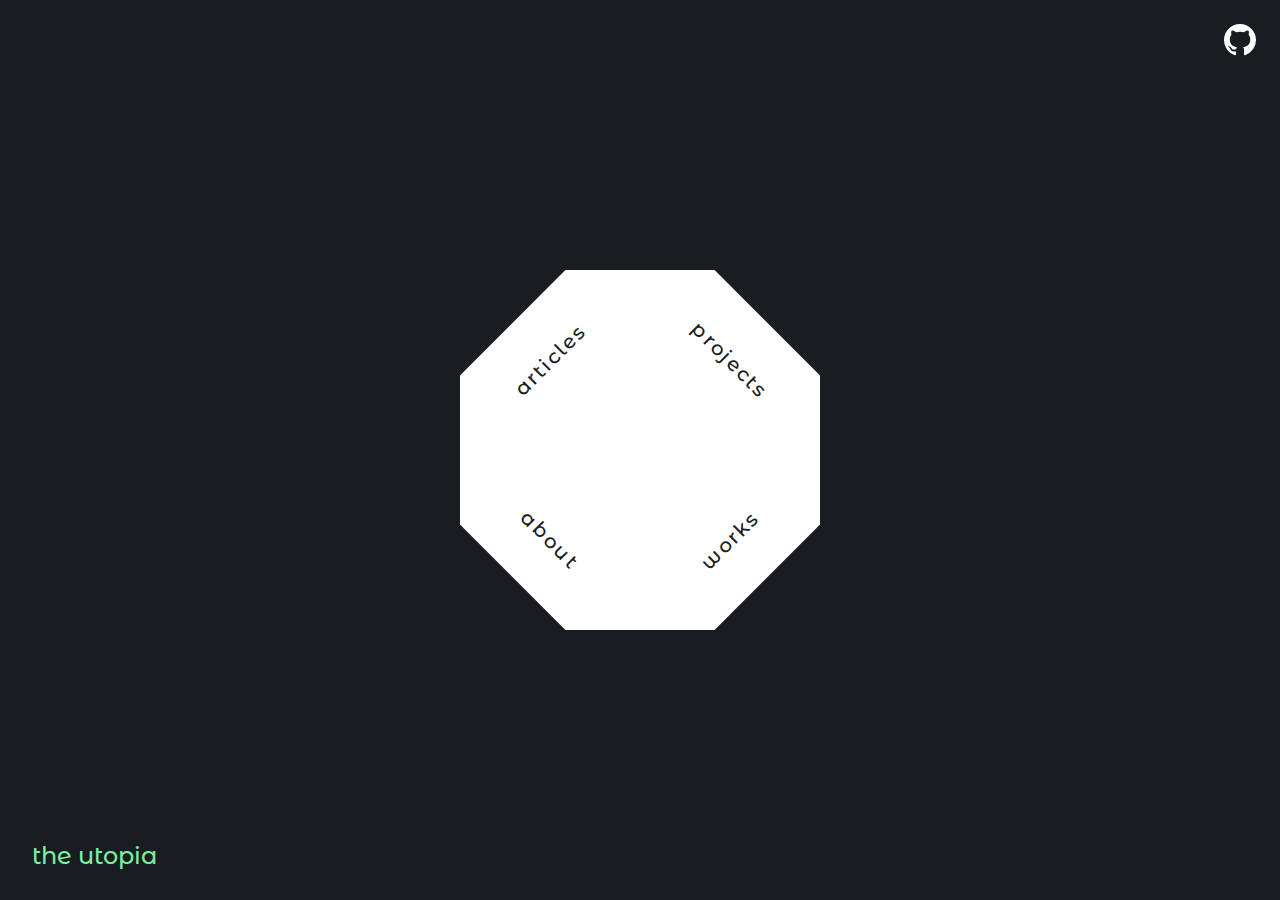
<file: index.html>
<!DOCTYPE html>
<html lang="en">
  <head>
    <meta charset="UTF-8" />
    <link rel="icon" type="image/svg+xml" href="/favicon.svg" />
    <meta name="viewport" content="width=device-width, initial-scale=1.0" />
		
    <title>the utopia</title>
    <script type="module" crossorigin src="/assets/index-d0c2d609.js"></script>
    <link rel="stylesheet" href="/assets/index-bd60902a.css">
  </head>
  <body>
    <div id="root"></div>
    
  </body>
</html>
</file>
<file: assets/index-bd60902a.css>
@import"https://fonts.googleapis.com/css2?family=Montserrat+Alternates:wght@300;400;600&display=swap";#main-container{display:flex;min-height:100vh;justify-content:center;align-items:center;font-size:1.25rem}#footer{position:absolute;bottom:0;left:0;width:100%;display:flex;justify-content:space-between;align-items:center}#logo{color:var(--textolor);font-size:1.5rem;font-weight:300;padding:2rem;margin:0;line-height:1;cursor:default;user-select:none}#logo span{transition:color .25s ease-in-out}#logo a{color:#7bed9f}#logo a:hover{color:#2ed573}#back-btn{display:block;position:absolute;top:1.5rem;left:1.5rem;color:#fff;line-height:1;padding:.5rem}#back-btn:hover{color:#ffffffb3}#github-btn{display:block;position:absolute;top:1.5rem;right:1.5rem;color:var(--textcolor);line-height:0}#github-btn:hover{opacity:.7}#main-menu{display:flex;text-align:center;opacity:0;transition:opacity .25s ease-in-out;font-size:1.25rem}#main-menu button{padding:.5rem 2rem;text-decoration:none;color:var(--textcolor);border:0;border-left:2px solid #ddd;background-color:transparent}#main-menu button:hover{background-color:var(--accent);color:#fff}#main-menu button:first-child{border-radius:.25rem 0 0 .25rem;border-left:0}#main-menu button:last-child{border-radius:0 .25rem .25rem 0}.page-title{display:inline-block}#page-home .octagon-box{--part-rotation: 0deg;display:flex;flex-wrap:wrap;max-width:360px;padding:3rem}#page-home .octagon-box .octagon-part{position:relative;line-height:0;width:50%;color:var(--textcolor);text-decoration:none;transition:color .2s ease}#page-home .octagon-box .octagon-part:hover{--textcolor: #7bed9f}#page-home .octagon-box .octagon-part:hover svg{transform:scale(.9)}#page-home .octagon-box .octagon-part:hover .link{font-size:.9em}#page-home .octagon-box .octagon-part.o-tl{--part-rotation: -45deg}#page-home .octagon-box .octagon-part.o-tr,#page-home .octagon-box .octagon-part.o-bl{--part-rotation: 45deg}#page-home .octagon-box .octagon-part.o-br{--part-rotation: -45deg}#page-home .octagon-box .octagon-part .link{transition:font-size .2s ease;position:absolute;color:var(--bg-color);top:50%;left:50%;transform:translate(-50%,-50%) rotate(var(--part-rotation));z-index:100;letter-spacing:.125rem}#page-home .octagon-box svg{transition:transform .2s ease}#page-about{padding:2rem;max-width:560px;text-align:justify}#page-articles{padding:2rem}@media (max-width: 640px){#logo{font-size:1.25rem}#main-container{font-size:1rem}}#page-projects{padding:2rem;max-width:560px}#page-projects header{margin-bottom:5rem}#page-projects .project-list{display:flex;align-items:center;justify-content:center;flex-wrap:wrap;margin:-1rem}#page-projects .project-list .project-cell{width:100%;padding:1rem}#page-projects .project-list .project-item{display:flex;width:100%;border:.125rem solid #34495e;border-radius:1rem;background-color:#222f3e}#page-projects .project-list .project-item .name{display:flex;align-items:center;justify-content:center;padding:1.5rem;font-size:1.5em;margin:0;color:var(--textcolor);font-weight:700;border-radius:1rem 0 0 1rem}#page-projects .project-list .project-item .name:hover{background-color:#34495e}#page-projects .project-list .project-item .desc{padding:1.5rem;margin:0;border-left:.125rem solid #ff9f43;font-size:.75em;width:auto}#page-projects .project-list .project-item.project-fortube .name-marked{color:#ea2027}#page-projects .project-list .project-item.project-genator .name{color:#6ab04c}#page-works{padding:2rem;max-width:560px}#page-works header{margin-bottom:5rem}#page-works .project-list{display:flex;align-items:center;justify-content:center;flex-wrap:wrap;margin:-1rem}#page-works .project-list .project-cell{width:100%;padding:1rem}#page-works .project-list .project-item{display:flex;width:100%;border:.125rem solid #34495e;border-radius:1rem;background-color:#222f3e}#page-works .project-list .project-item .name{display:flex;align-items:center;justify-content:center;width:192px;color:var(--textcolor);border-radius:1rem 0 0 1rem;overflow:hidden}#page-works .project-list .project-item .name:hover{background-color:#34495e}#page-works .project-list .project-item .desc{padding:1.5rem;margin:0;border-left:.125rem solid #ff9f43;font-size:.75em;width:50%;font-family:sans-serif}#page-works .project-list .project-item.project-fortube .name-marked{color:#ea2027}#page-works .project-list .project-item.project-genator .name{color:#6ab04c}.page{position:absolute}.page-enter{opacity:0;transform:scale(1.1)}.page-enter-active{opacity:1;transform:scale(1);transition:opacity .15s,transform .15s}.page-exit{opacity:1;transform:scale(1)}.page-exit-active{opacity:0;transform:scale(.9);transition:opacity .15s,transform .15s}.fade-right-enter{opacity:0;transform:translate(2em)}.fade-right-enter-active{opacity:1;transform:translate(0);transition:opacity .15s,transform .15s}.fade-right-exit{opacity:1;transform:translate(0)}.fade-right-exit-active{opacity:0;transform:translate(2em);transition:opacity .15s,transform .15s}:root{--accent: #4caf50;--accent2: #9c88ff;--accent3: #fd9644;--fontsize: 16px;--mainfamily: "Montserrat Alternates", sans-serif;--default-button-size: 56px;--bg-color: #191c20;--textcolor: #fff;--rounded: 12px;--grid-gutter-width: 20px;--gutter: var(--grid-gutter-width);font-family:var(--mainfamily);line-height:1.65;font-weight:400;color-scheme:light dark;color:var(--textcolor);background-color:var(--bg-color);font-synthesis:none;text-rendering:optimizeLegibility;-webkit-font-smoothing:antialiased;-moz-osx-font-smoothing:grayscale;-webkit-text-size-adjust:100%}::placeholder{color:#666}::selection{background-color:var(--accent);color:#fff}a{font-weight:500;color:#646cff;color:#7bed9f;text-decoration:inherit}a:hover{color:#535bf2;color:#2ed573}body{margin:0;min-height:100vh;font-size:var(--fontsize);min-width:320px;position:relative;overflow-x:hidden}h1{font-size:3.2em;line-height:1.1}input,textarea{outline:none}input:focus:required:invalid,textarea:focus:required:invalid{border-color:red}input:required:valid,textarea:required:valid{border-color:green}
</file>
